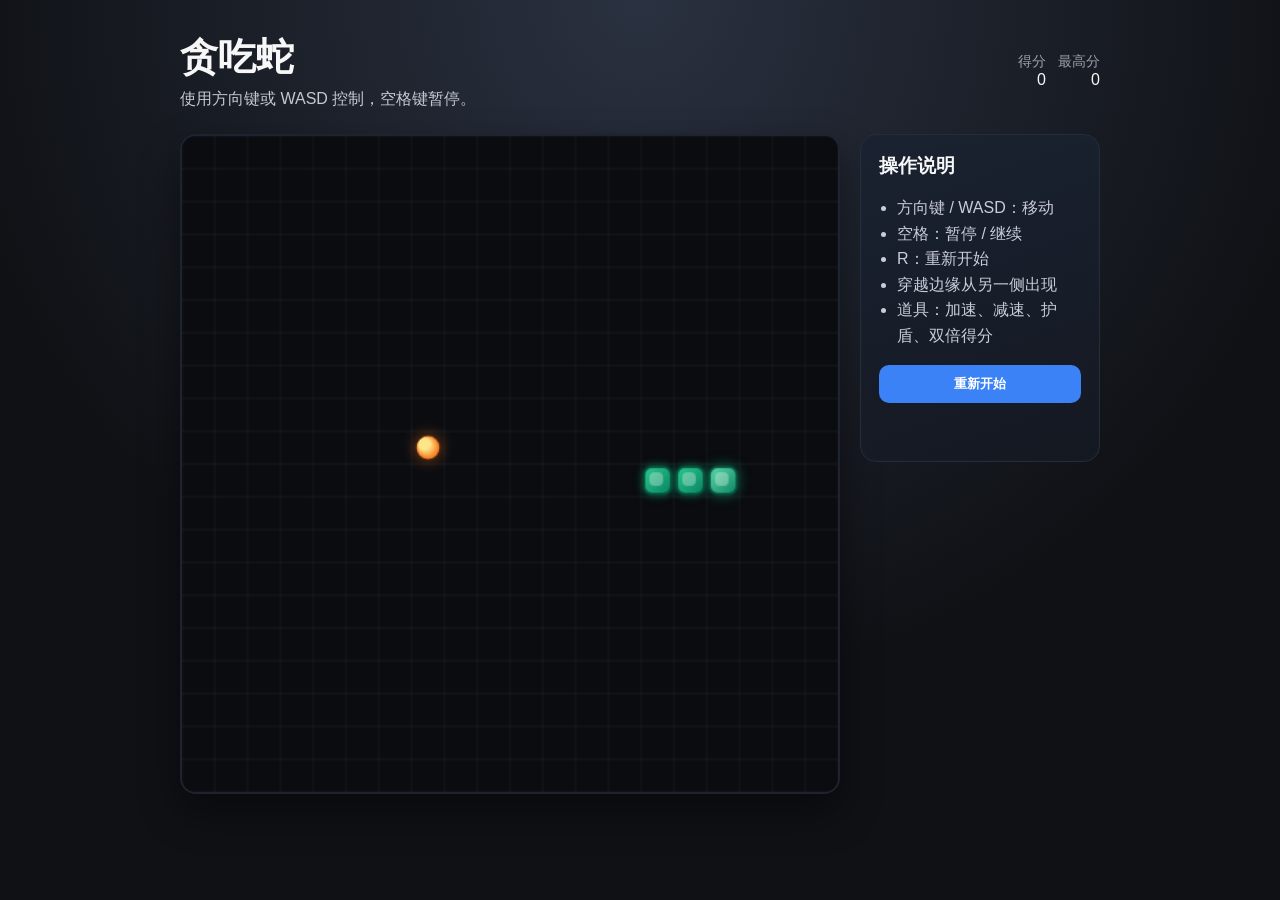
<file: index.html>
<!DOCTYPE html>
<html lang="zh-CN">
<head>
  <meta charset="UTF-8" />
  <meta name="viewport" content="width=device-width, initial-scale=1.0" />
  <title>贪吃蛇</title>
  <link rel="stylesheet" href="style.css" />
</head>
<body>
  <main class="page">
    <header class="header">
      <div>
        <h1>贪吃蛇</h1>
        <p>使用方向键或 WASD 控制，空格键暂停。</p>
      </div>
      <div class="stats">
        <div>
          <span class="label">得分</span>
          <span id="score">0</span>
        </div>
        <div>
          <span class="label">最高分</span>
          <span id="highScore">0</span>
        </div>
      </div>
    </header>

    <section class="game">
      <canvas id="gameCanvas" width="480" height="480" aria-label="贪吃蛇画布"></canvas>
      <aside class="panel">
        <h2>操作说明</h2>
        <ul>
          <li>方向键 / WASD：移动</li>
          <li>空格：暂停 / 继续</li>
          <li>R：重新开始</li>
          <li>穿越边缘从另一侧出现</li>
          <li>道具：加速、减速、护盾、双倍得分</li>
        </ul>
        <button id="restart" type="button">重新开始</button>
        <div id="status" class="status" aria-live="polite"></div>
      </aside>
    </section>
  </main>
  <script src="script.js"></script>
</body>
</html>
</file>
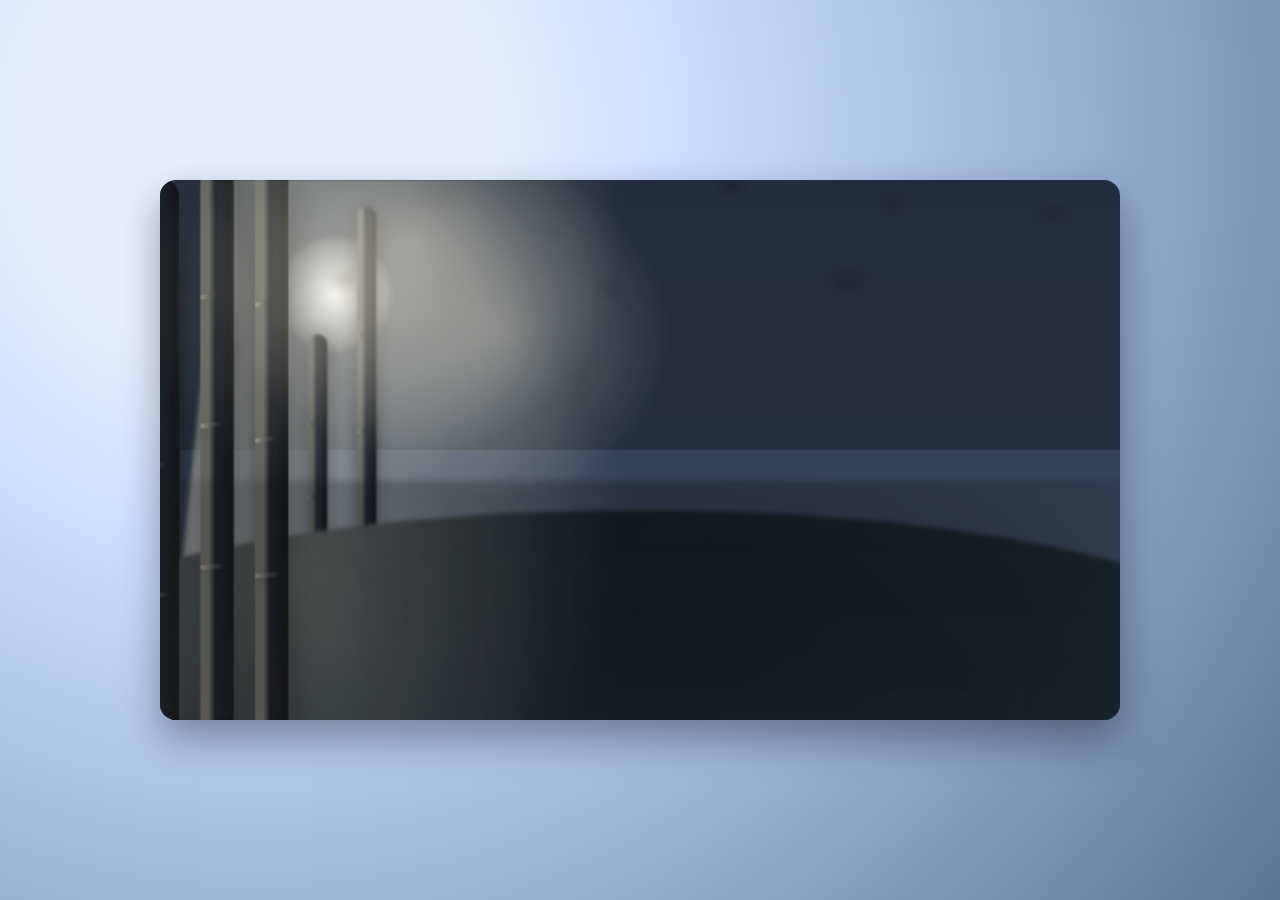
<file: forest.html>
<!DOCTYPE html>
<html lang="zh-CN">
<head>
  <meta charset="UTF-8" />
  <meta name="viewport" content="width=device-width, initial-scale=1.0" />
  <title>光影树林场景</title>
  <style>
    :root {
      color-scheme: only light;
      --mx: 0;
      --my: 0;
    }

    * {
      box-sizing: border-box;
      margin: 0;
      padding: 0;
    }

    body {
      display: flex;
      min-height: 100vh;
      align-items: center;
      justify-content: center;
      background: radial-gradient(circle at 20% 15%, #e4f0ff 0 18%, #c7dcff 35%, #9fb6db 60%, #5c7495 100%);
      font-family: "Noto Serif SC", system-ui, -apple-system, BlinkMacSystemFont, "Segoe UI", sans-serif;
      overflow: hidden;
    }

    .scene {
      position: relative;
      width: min(960px, 96vw);
      aspect-ratio: 16 / 9;
      border-radius: 16px;
      overflow: hidden;
      box-shadow: 0 18px 40px rgba(0, 0, 0, 0.35);
      background: linear-gradient(#1f2c3d 0 50%, #2f3f55 50% 100%);
      isolation: isolate;
      perspective: 1200px;
      transform-style: preserve-3d;
    }

    .parallax-layer {
      position: absolute;
      inset: 0;
      transform-style: preserve-3d;
      will-change: transform;
    }

    /* 阳光光束：使用线性渐变和混合模式模拟体积光 */
    .light {
      inset: -10% auto 0 5%;
      width: 70%;
      background: linear-gradient(60deg, rgba(255, 248, 225, 0.75), rgba(255, 248, 225, 0) 55%);
      filter: blur(2px);
      mix-blend-mode: screen;
      transform: translate3d(calc(var(--mx) * -26px), calc(var(--my) * -18px), 30px) skewX(-6deg);
      pointer-events: none;
      z-index: 1;
    }

    /* 叶片遮挡光束：用随机斑块模拟树冠投影 */
    .leaf-mask {
      inset: -10% -10% 30% -20%;
      background:
        radial-gradient(34px 20px at 14% 18%, rgba(0, 0, 0, 0.3), transparent 55%),
        radial-gradient(30px 22px at 32% 32%, rgba(0, 0, 0, 0.32), transparent 58%),
        radial-gradient(28px 18px at 48% 26%, rgba(0, 0, 0, 0.24), transparent 55%),
        radial-gradient(32px 22px at 62% 20%, rgba(0, 0, 0, 0.3), transparent 58%),
        radial-gradient(36px 26px at 74% 28%, rgba(0, 0, 0, 0.22), transparent 60%),
        radial-gradient(38px 24px at 22% 44%, rgba(0, 0, 0, 0.28), transparent 60%),
        radial-gradient(30px 26px at 52% 40%, rgba(0, 0, 0, 0.26), transparent 58%),
        radial-gradient(42px 28px at 70% 44%, rgba(0, 0, 0, 0.28), transparent 62%),
        radial-gradient(36px 20px at 86% 34%, rgba(0, 0, 0, 0.24), transparent 60%),
        radial-gradient(32px 22px at 58% 14%, rgba(0, 0, 0, 0.28), transparent 58%),
        radial-gradient(34px 22px at 78% 12%, rgba(0, 0, 0, 0.22), transparent 58%),
        radial-gradient(48px 28px at 40% 16%, rgba(0, 0, 0, 0.25), transparent 64%);
      mix-blend-mode: multiply;
      filter: blur(4px) brightness(0.7);
      opacity: 0.78;
      transform: translate3d(calc(var(--mx) * 20px), calc(var(--my) * 16px), 60px) rotate(-6deg);
      pointer-events: none;
      z-index: 2;
    }

    /* 远景树干：层次化的色彩与模糊营造深度 */
    .trees {
      display: flex;
      gap: 28px;
      padding: 0 32px;
      align-items: flex-end;
      filter: blur(1px);
      transform: translate3d(calc(var(--mx) * -12px), calc(var(--my) * 6px), 80px);
      z-index: 3;
    }

    .tree {
      position: relative;
      width: 18px;
      height: 68%;
      background: linear-gradient(#1b222d, #0f141c);
      border-radius: 12px 12px 4px 4px;
      box-shadow:
        0 0 0 1px rgba(255, 255, 255, 0.02),
        0 0 18px rgba(0, 0, 0, 0.45);
      transform: translateZ(10px);
    }

    .tree:nth-child(odd) { height: 80%; }
    .tree:nth-child(3n) { height: 90%; }

    /* 斜向光下的树干高光与阴影 */
    .tree::before,
    .tree::after {
      content: "";
      position: absolute;
      inset: 0;
      border-radius: inherit;
      pointer-events: none;
    }

    .tree::before {
      background: linear-gradient(90deg, rgba(235, 224, 190, 0.35) 0 25%, transparent 45%);
      mix-blend-mode: screen;
      filter: blur(0.5px);
    }

    .tree::after {
      background: linear-gradient(90deg, transparent 60%, rgba(5, 7, 12, 0.55) 85%);
      mix-blend-mode: multiply;
    }

    /* 树枝，遵循受力从粗到细的规律 */
    .branch {
      position: absolute;
      height: 3px;
      background: linear-gradient(90deg, rgba(245, 234, 210, 0.35), rgba(12, 17, 26, 0.8));
      transform-origin: 0 50%;
      border-radius: 3px;
      filter: drop-shadow(0 2px 3px rgba(0, 0, 0, 0.35));
    }

    /* 前景树干：更深的阴影与更大的尺寸 */
    .foreground {
      display: flex;
      gap: 18px;
      padding: 0 18px;
      align-items: flex-end;
      transform: translate3d(calc(var(--mx) * 24px), calc(var(--my) * 10px), 160px);
      z-index: 5;
    }

    .foreground .tree {
      width: 28px;
      height: 100%;
      background: linear-gradient(#10161e, #070b12);
      box-shadow: 0 0 0 1px rgba(255, 255, 255, 0.04), 0 16px 36px rgba(0, 0, 0, 0.6);
      transform: translateZ(30px);
    }

    .foreground .branch {
      height: 4px;
      filter: drop-shadow(0 4px 6px rgba(0, 0, 0, 0.45));
    }

    /* 地面与草地渐变，符合入射光角度的亮暗过渡 */
    .ground {
      inset: 60% -10% -12%;
      background:
        radial-gradient(circle at 22% 20%, rgba(255, 247, 216, 0.32), transparent 32%),
        linear-gradient(120deg, rgba(14, 24, 35, 0.9), rgba(20, 35, 46, 0.85)),
        linear-gradient(#0d141c, #0b141f 35%, #0a1220);
      border-radius: 50%;
      filter: blur(2px);
      transform: translate3d(calc(var(--mx) * -8px), calc(var(--my) * -4px), 120px);
      z-index: 4;
    }

    /* 空气粒子和浮尘，受光线方向影响的透明度 */
    .dust {
      background: radial-gradient(circle at 30% 18%, rgba(255, 240, 205, 0.45), transparent 22%),
        radial-gradient(circle at 38% 32%, rgba(255, 240, 205, 0.35), transparent 20%),
        radial-gradient(circle at 24% 26%, rgba(255, 240, 205, 0.25), transparent 20%);
      mix-blend-mode: screen;
      filter: blur(0.6px);
      opacity: 0.9;
      transform: translate3d(calc(var(--mx) * 30px), calc(var(--my) * 14px), 200px);
      pointer-events: none;
      z-index: 7;
    }

    /* 层叠雾气：前后景对比突出光影深度 */
    .fog {
      background:
        linear-gradient(90deg, rgba(255, 255, 255, 0.06), rgba(255, 255, 255, 0) 50%),
        linear-gradient(0deg, rgba(255, 255, 255, 0.04), rgba(255, 255, 255, 0));
      mix-blend-mode: screen;
      filter: blur(8px);
      transform: translate3d(calc(var(--mx) * 16px), calc(var(--my) * 8px), 260px);
      pointer-events: none;
      z-index: 8;
    }

    /* 太阳高光，模拟体积光源 */
    .sun {
      position: absolute;
      top: 10%;
      left: 12%;
      width: 120px;
      height: 120px;
      background: radial-gradient(circle, rgba(255, 251, 236, 0.9), rgba(255, 238, 202, 0.22) 60%, transparent 70%);
      filter: blur(1px);
      mix-blend-mode: screen;
      transform: translate3d(calc(var(--mx) * -32px), calc(var(--my) * -24px), 0);
      z-index: 0;
    }

    /* 叶片带来的斑驳影子 */
    .dappled {
      inset: 55% -20% -12% -15%;
      background:
        radial-gradient(circle at 30% 28%, rgba(7, 11, 16, 0.28), transparent 40%),
        radial-gradient(circle at 46% 48%, rgba(7, 11, 16, 0.22), transparent 42%),
        radial-gradient(circle at 60% 32%, rgba(7, 11, 16, 0.18), transparent 40%),
        radial-gradient(circle at 70% 56%, rgba(7, 11, 16, 0.24), transparent 42%);
      mix-blend-mode: multiply;
      filter: blur(3px);
      transform: translate3d(calc(var(--mx) * 18px), calc(var(--my) * 10px), 140px);
      pointer-events: none;
      z-index: 6;
    }
  </style>
</head>
<body>
  <main class="scene" aria-label="阳光照射的树林场景">
    <div class="sun"></div>
    <div class="parallax-layer light" aria-hidden="true"></div>
    <div class="parallax-layer leaf-mask" aria-hidden="true"></div>

    <div class="parallax-layer trees" aria-hidden="true">
      <div class="tree" style="height: 82%;">
        <span class="branch" style="width: 32%; top: 24%; left: 0; transform: rotate(-12deg);"></span>
        <span class="branch" style="width: 40%; top: 42%; left: 0; transform: rotate(-8deg);"></span>
        <span class="branch" style="width: 48%; top: 62%; left: 0; transform: rotate(-5deg);"></span>
      </div>
      <div class="tree" style="height: 76%;">
        <span class="branch" style="width: 26%; top: 26%; left: 0; transform: rotate(-16deg);"></span>
        <span class="branch" style="width: 38%; top: 44%; left: 0; transform: rotate(-8deg);"></span>
        <span class="branch" style="width: 46%; top: 64%; left: 0; transform: rotate(-4deg);"></span>
      </div>
      <div class="tree" style="height: 88%;">
        <span class="branch" style="width: 28%; top: 28%; left: 0; transform: rotate(-10deg);"></span>
        <span class="branch" style="width: 42%; top: 46%; left: 0; transform: rotate(-6deg);"></span>
        <span class="branch" style="width: 50%; top: 66%; left: 0; transform: rotate(-3deg);"></span>
      </div>
      <div class="tree" style="height: 70%;">
        <span class="branch" style="width: 26%; top: 22%; left: 0; transform: rotate(-14deg);"></span>
        <span class="branch" style="width: 38%; top: 40%; left: 0; transform: rotate(-8deg);"></span>
        <span class="branch" style="width: 44%; top: 60%; left: 0; transform: rotate(-4deg);"></span>
      </div>
      <div class="tree" style="height: 92%;">
        <span class="branch" style="width: 30%; top: 24%; left: 0; transform: rotate(-12deg);"></span>
        <span class="branch" style="width: 44%; top: 42%; left: 0; transform: rotate(-8deg);"></span>
        <span class="branch" style="width: 52%; top: 62%; left: 0; transform: rotate(-5deg);"></span>
      </div>
    </div>

    <div class="parallax-layer ground" aria-hidden="true"></div>
    <div class="parallax-layer dappled" aria-hidden="true"></div>

    <div class="parallax-layer foreground" aria-hidden="true">
      <div class="tree">
        <span class="branch" style="width: 48%; top: 24%; left: 0; transform: rotate(-10deg);"></span>
        <span class="branch" style="width: 60%; top: 44%; left: 0; transform: rotate(-6deg);"></span>
        <span class="branch" style="width: 68%; top: 66%; left: 0; transform: rotate(-4deg);"></span>
      </div>
      <div class="tree" style="height: 92%;">
        <span class="branch" style="width: 44%; top: 28%; left: 0; transform: rotate(-12deg);"></span>
        <span class="branch" style="width: 56%; top: 48%; left: 0; transform: rotate(-7deg);"></span>
        <span class="branch" style="width: 70%; top: 70%; left: 0; transform: rotate(-4deg);"></span>
      </div>
      <div class="tree">
        <span class="branch" style="width: 52%; top: 26%; left: 0; transform: rotate(-14deg);"></span>
        <span class="branch" style="width: 64%; top: 46%; left: 0; transform: rotate(-8deg);"></span>
        <span class="branch" style="width: 72%; top: 68%; left: 0; transform: rotate(-5deg);"></span>
      </div>
      <div class="tree" style="height: 96%;">
        <span class="branch" style="width: 50%; top: 24%; left: 0; transform: rotate(-12deg);"></span>
        <span class="branch" style="width: 62%; top: 46%; left: 0; transform: rotate(-7deg);"></span>
        <span class="branch" style="width: 76%; top: 68%; left: 0; transform: rotate(-4deg);"></span>
      </div>
    </div>

    <div class="parallax-layer dust" aria-hidden="true"></div>
    <div class="parallax-layer fog" aria-hidden="true"></div>
  </main>

  <script>
    const scene = document.querySelector('.scene');
    const root = document.documentElement;

    const setDepth = (x, y) => {
      root.style.setProperty('--mx', x.toFixed(3));
      root.style.setProperty('--my', y.toFixed(3));
      scene.style.transform = `rotateX(${y * -2.2}deg) rotateY(${x * 2.6}deg)`;
    };

    const handlePointerMove = (event) => {
      const rect = scene.getBoundingClientRect();
      const x = (event.clientX - rect.left) / rect.width - 0.5;
      const y = (event.clientY - rect.top) / rect.height - 0.5;
      setDepth(x, y);
    };

    const resetTilt = () => setDepth(0, 0);

    scene.addEventListener('pointermove', handlePointerMove);
    scene.addEventListener('pointerleave', resetTilt);
  </script>
</body>
</html>
</file>
<file: style.css>
:root {
  color-scheme: light dark;
  font-family: "Segoe UI", "PingFang SC", "Hiragino Sans GB", sans-serif;
  background-color: #0f1115;
  color: #f7f7f7;
}

* {
  box-sizing: border-box;
}

body {
  margin: 0;
  background: radial-gradient(circle at top, #2a3140 0%, #0f1115 65%);
}

.page {
  max-width: 960px;
  margin: 0 auto;
  padding: 32px 20px 60px;
  display: flex;
  flex-direction: column;
  gap: 24px;
}

.header {
  display: flex;
  flex-wrap: wrap;
  align-items: center;
  justify-content: space-between;
  gap: 16px;
}

.header h1 {
  margin: 0 0 6px;
  font-size: 2.4rem;
}

.header p {
  margin: 0;
  color: #c7c9d1;
}

.stats {
  display: grid;
  grid-template-columns: repeat(2, minmax(0, 1fr));
  gap: 12px;
  text-align: right;
}

.stats .label {
  display: block;
  font-size: 0.85rem;
  color: #9aa0ad;
}

.game {
  display: grid;
  grid-template-columns: minmax(0, 1fr) 240px;
  gap: 20px;
  align-items: start;
}

#gameCanvas {
  width: 100%;
  height: auto;
  border-radius: 16px;
  background: linear-gradient(135deg, #0b1119 0%, #080a0e 100%);
  border: 2px solid #1d2330;
  box-shadow: 0 18px 40px rgba(0, 0, 0, 0.45), inset 0 0 18px rgba(59, 130, 246, 0.12);
}

.panel {
  padding: 18px;
  background: linear-gradient(160deg, #1a2231 0%, #141821 100%);
  border-radius: 16px;
  border: 1px solid #252c3a;
  display: flex;
  flex-direction: column;
  gap: 16px;
  box-shadow: inset 0 0 14px rgba(255, 255, 255, 0.02);
}

.panel h2 {
  margin: 0;
  font-size: 1.2rem;
}

.panel ul {
  padding-left: 18px;
  margin: 0;
  color: #c9cdd8;
  line-height: 1.6;
}

button {
  padding: 10px 16px;
  border-radius: 10px;
  border: none;
  background: #3b82f6;
  color: #fff;
  font-weight: 600;
  cursor: pointer;
  transition: transform 0.2s ease, box-shadow 0.2s ease;
}

button:hover {
  transform: translateY(-1px);
  box-shadow: 0 6px 16px rgba(59, 130, 246, 0.4);
}

.status {
  min-height: 24px;
  color: #fcd34d;
  font-weight: 600;
}

@media (max-width: 860px) {
  .game {
    grid-template-columns: 1fr;
  }

  .stats {
    text-align: left;
  }
}
</file>
